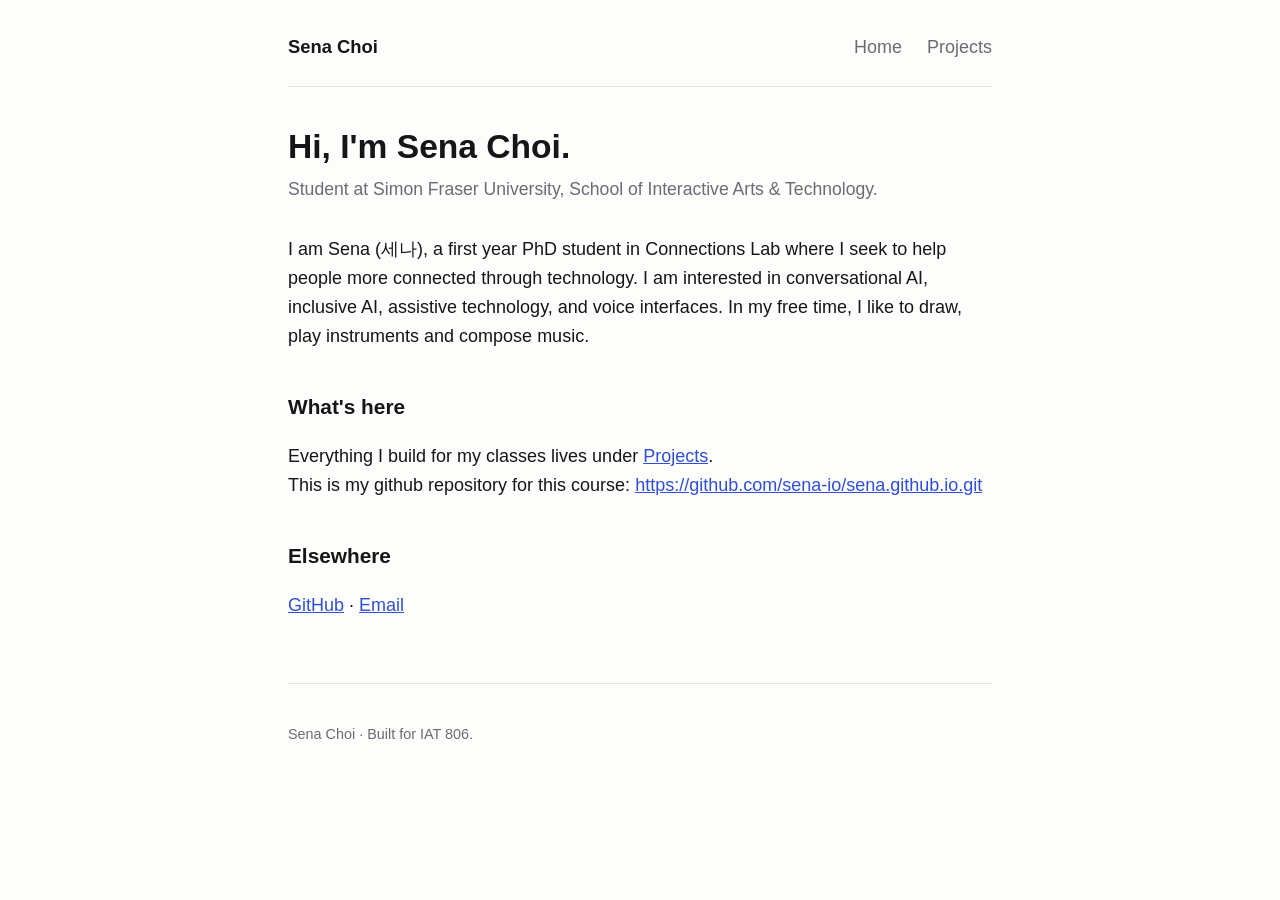
<file: index.html>
<!doctype html>
<html lang="en">
  <head>
    <meta charset="utf-8" />
    <meta name="viewport" content="width=device-width, initial-scale=1" />

    <!-- EDIT ME: this is what shows in the browser tab -->
    <title>Sena Choi</title>

    <link rel="stylesheet" href="style.css" />
  </head>
  <body>
    <header>
      <!-- EDIT ME: your name -->
      <a class="site-name" href="index.html">Sena Choi</a>
      <nav>
        <a href="index.html">Home</a>
        <a href="projects/index.html">Projects</a>
      </nav>
    </header>

    <main>
      <!-- EDIT ME: everything between here and the end of <main> -->
      <h1>Hi, I'm Sena Choi.</h1>
      <p class="tagline">
        Student at Simon Fraser University, School of Interactive Arts &amp;
        Technology.
      </p>

      <p>
        I am Sena (세나), a first year PhD student in Connections Lab where I
        seek to help people more connected through technology. I am interested
        in conversational AI, inclusive AI, assistive technology, and voice
        interfaces. In my free time, I like to draw, play instruments and
        compose music.
      </p>

      <h2>What's here</h2>
      <p>
        Everything I build for my classes lives under
        <a href="projects/index.html">Projects</a>. <br />This is my github
        repository for this course:
        <a
          href="https://github.com/sena-io/sena.github.io.git"
          target="_blank"
          rel="noopener noreferrer"
          >https://github.com/sena-io/sena.github.io.git</a
        >
      </p>

      <h2>Elsewhere</h2>
      <p>
        <!-- EDIT ME: replace "your-username" with your GitHub username,
           or delete any line you don't want. -->
        <a href="https://github.com/sena-io/sena.github.io.git">GitHub</a>
        &middot;
        <a href="mailto:sena_choi@sfu.ca">Email</a>
      </p>
    </main>

    <footer>
      <!-- EDIT ME -->
      <p>Sena Choi &middot; Built for IAT 806.</p>
    </footer>
  </body>
</html>
</file>
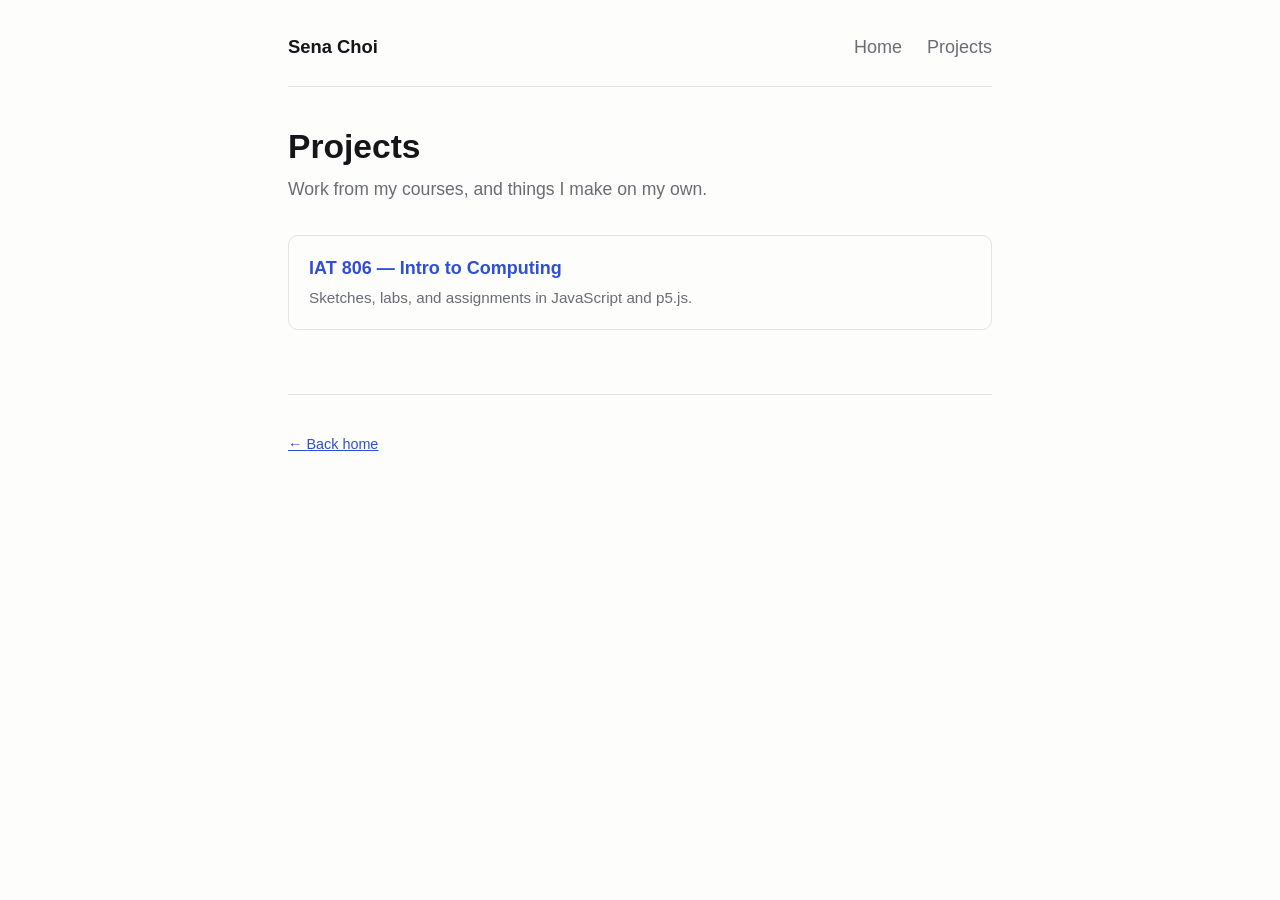
<file: projects/index.html>
<!doctype html>
<html lang="en">
  <head>
    <meta charset="utf-8" />
    <meta name="viewport" content="width=device-width, initial-scale=1" />
    <title>Projects — Sena</title>

    <!-- ../ means "go up one folder". This page lives in projects/,
       so ../style.css points back at the stylesheet in the main folder. -->
    <link rel="stylesheet" href="../style.css" />
  </head>
  <body>
    <header>
      <a class="site-name" href="../index.html">Sena Choi</a>
      <nav>
        <a href="../index.html">Home</a>
        <a href="index.html">Projects</a>
      </nav>
    </header>

    <main>
      <h1>Projects</h1>
      <p class="tagline">Work from my courses, and things I make on my own.</p>

      <!-- Each <li> is one link. Copy a whole <li>...</li> block to add
         another course or project. -->
      <ul class="card-list">
        <li>
          <a href="iat-806/index.html">
            <span class="title">IAT 806 — Intro to Computing</span>
            <span class="description"
              >Sketches, labs, and assignments in JavaScript and p5.js.</span
            >
          </a>
        </li>
      </ul>
    </main>

    <footer>
      <p><a href="../index.html">&larr; Back home</a></p>
    </footer>
  </body>
</html>
</file>
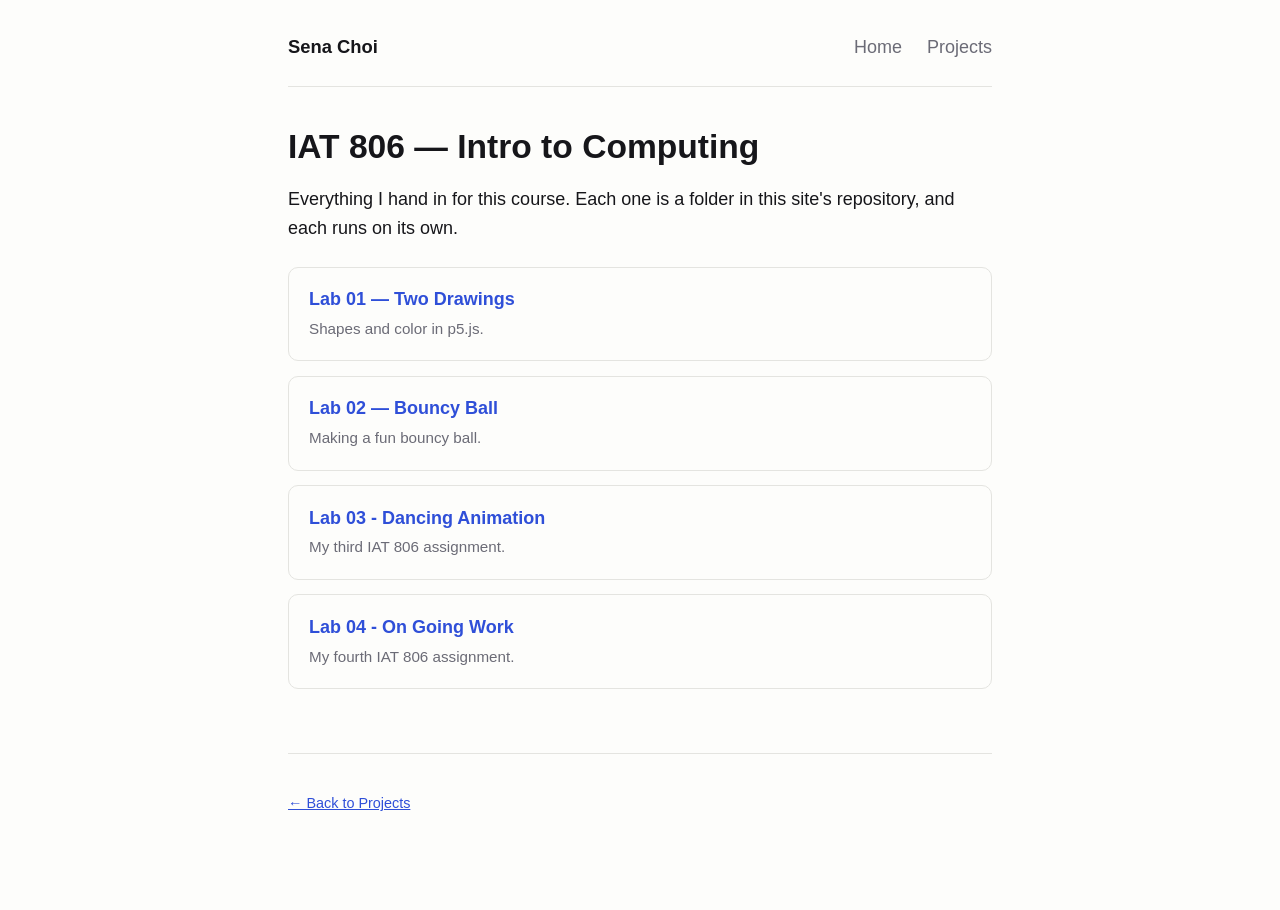
<file: projects/iat-806/index.html>
<!doctype html>
<html lang="en">
  <head>
    <meta charset="utf-8" />
    <meta name="viewport" content="width=device-width, initial-scale=1" />

    <title>IAT 806 — Sena Choi</title>

    <!-- This page is two folders deep (projects/iat-806/),
         so the stylesheet is two levels up. -->
    <link rel="stylesheet" href="../../style.css" />
  </head>

  <body>
    <header>
      <a class="site-name" href="../../index.html">Sena Choi</a>

      <nav>
        <a href="../../index.html">Home</a>
        <a href="../index.html">Projects</a>
      </nav>
    </header>

    <main>
      <h1>IAT 806 — Intro to Computing</h1>

      <p>
        Everything I hand in for this course. Each one is a folder in this
        site's repository, and each runs on its own.
      </p>

      <!-- Add new labs or assignments by copying a <li>...</li> block. -->
      <ul class="card-list">
        <li>
          <a href="lab-01/index.html">
            <span class="title">Lab 01 — Two Drawings</span>
            <span class="description"> Shapes and color in p5.js. </span>
          </a>
        </li>

        <li>
          <a href="lab-02/index.html">
            <span class="title">Lab 02 — Bouncy Ball</span>
            <span class="description"> Making a fun bouncy ball. </span>
          </a>
        </li>

        <li>
          <a href="lab-03/index.html">
            <span class="title">Lab 03 - Dancing Animation</span>
            <span class="description"> My third IAT 806 assignment. </span>
          </a>
        </li>

        <li>
          <a href="lab-04/index.html">
            <span class="title">Lab 04 - On Going Work</span>
            <span class="description"> My fourth IAT 806 assignment. </span>
          </a>
        </li>
      </ul>
    </main>

    <footer>
      <p>
        <a href="../index.html">&larr; Back to Projects</a>
      </p>
    </footer>
  </body>
</html>
</file>
<file: style.css>
/* ===========================================================
   Your site's styles. Change anything here — colors, fonts,
   sizes. Every page on the site uses this one file.
   =========================================================== */

:root {
  --ink: #16161a; /* main text color */
  --muted: #6b6b76; /* quieter text */
  --accent: #2f4fd8; /* links and highlights */
  --paper: #fdfdfb; /* page background */
  --line: #e4e4e0; /* borders */
}

* {
  box-sizing: border-box;
}

body {
  margin: 0;
  padding: 0 1.25rem 5rem;
  background: var(--paper);
  color: var(--ink);
  font-family: "Helvetica Neue", Helvetica, Arial, sans-serif;
  font-size: 18px;
  line-height: 1.6;
}

/* Keeps everything in a readable column in the middle of the page */
header,
main,
footer {
  max-width: 44rem;
  margin: 0 auto;
}

/* --- top navigation ---------------------------------------- */

header {
  display: flex;
  flex-wrap: wrap;
  align-items: baseline;
  gap: 0.5rem 1.5rem;
  padding: 2rem 0 1.5rem;
  border-bottom: 1px solid var(--line);
  margin-bottom: 2.5rem;
}

header .site-name {
  font-size: 1.15rem;
  font-weight: 700;
  text-decoration: none;
  color: var(--ink);
  margin-right: auto;
}

header nav a {
  color: var(--muted);
  text-decoration: none;
  margin-left: 1.25rem;
}

header nav a:hover {
  color: var(--accent);
}

/* --- text --------------------------------------------------- */

h1 {
  font-size: 2.1rem;
  line-height: 1.2;
  margin: 0 0 0.5rem;
}

h2 {
  font-size: 1.3rem;
  margin: 2.5rem 0 0.75rem;
}

.tagline {
  color: var(--muted);
  font-size: 1.1rem;
  margin: 0 0 2rem;
}

a {
  color: var(--accent);
}

/* --- the list of links on the projects pages ----------------- */

.card-list {
  list-style: none;
  padding: 0;
  margin: 1.5rem 0 0;
}

.card-list li {
  border: 1px solid var(--line);
  border-radius: 10px;
  margin-bottom: 0.9rem;
  transition: border-color 0.15s ease;
}

.card-list li:hover {
  border-color: var(--accent);
}

.card-list a {
  display: block;
  padding: 1.1rem 1.25rem;
  text-decoration: none;
  color: inherit;
}

.card-list .title {
  font-weight: 700;
  color: var(--accent);
  display: block;
}

.card-list .description {
  color: var(--muted);
  font-size: 0.95rem;
}

/* --- sketch pages ------------------------------------------- */

.back {
  display: inline-block;
  margin-bottom: 1.5rem;
  color: var(--muted);
  text-decoration: none;
  font-size: 0.95rem;
}

.back:hover {
  color: var(--accent);
}

canvas {
  width: 100%;
  height: auto;
  aspect-ratio: 4 / 3;
}

/* --- footer -------------------------------------------------- */

footer {
  margin-top: 4rem;
  padding-top: 1.5rem;
  border-top: 1px solid var(--line);
  color: var(--muted);
  font-size: 0.9rem;
}
</file>
